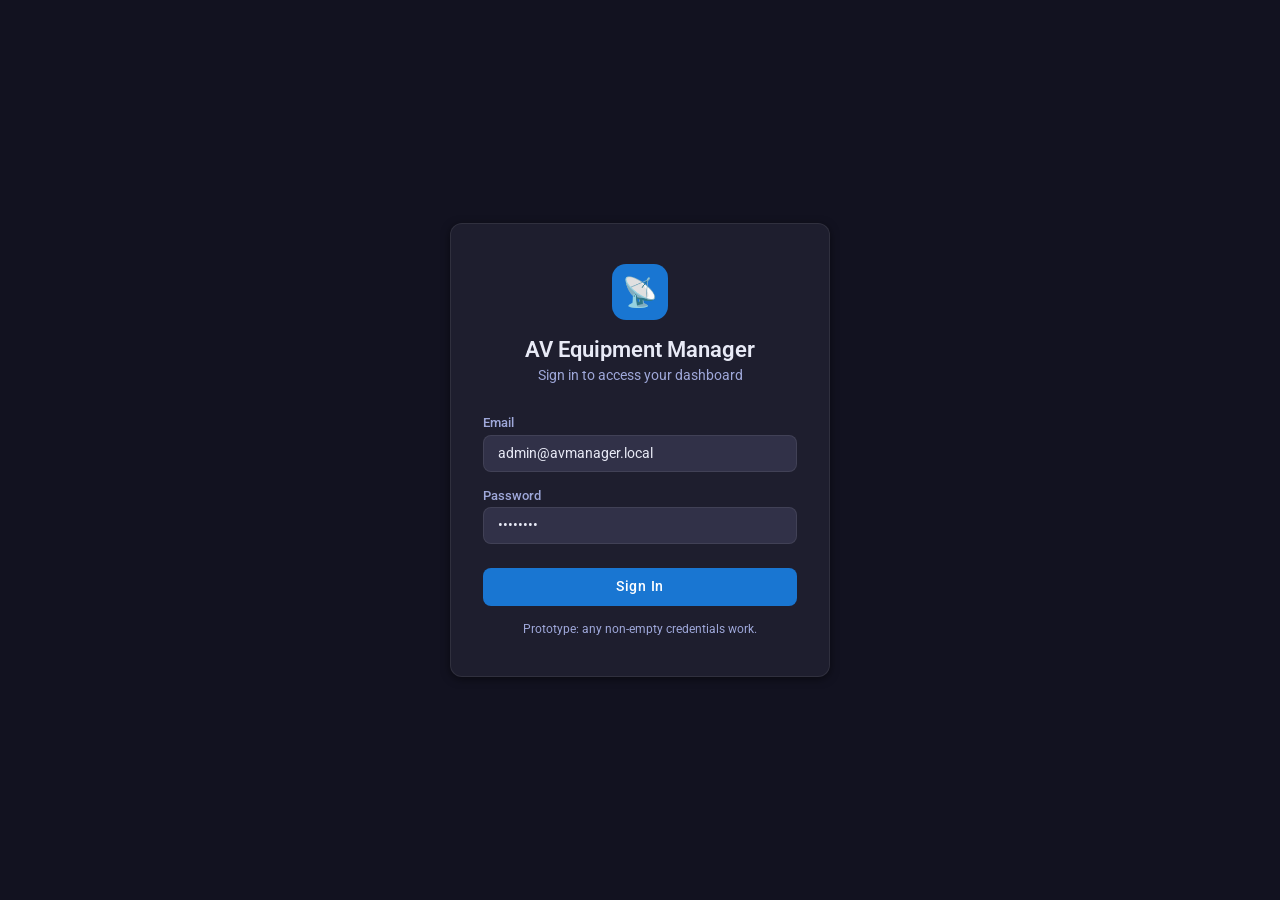
<file: prototype/index.html>
<!DOCTYPE html>
<html lang="en">
<head>
  <meta charset="UTF-8" />
  <meta name="viewport" content="width=device-width, initial-scale=1.0" />
  <title>AV Equipment Manager — Prototype</title>
  <link rel="preconnect" href="https://fonts.googleapis.com" />
  <link href="https://fonts.googleapis.com/css2?family=Roboto:wght@300;400;500;700&display=swap" rel="stylesheet" />
  <link rel="stylesheet" href="styles.css" />
</head>
<body>

<div id="app">

  <!-- ════════════════════════════════════════════════════════
       LOGIN / WELCOME SCREEN
       ════════════════════════════════════════════════════════ -->
  <div id="screen-login" class="screen active">
    <div class="login-card">
      <div class="login-header">
        <div class="login-logo">📡</div>
        <h1>AV Equipment Manager</h1>
        <p>Sign in to access your dashboard</p>
      </div>
      <form id="login-form" onsubmit="handleLogin(event)">
        <div class="form-group">
          <label for="login-email">Email</label>
          <input id="login-email" type="email" placeholder="admin@avmanager.local" value="admin@avmanager.local" autocomplete="username" />
        </div>
        <div class="form-group">
          <label for="login-pass">Password</label>
          <input id="login-pass" type="password" placeholder="••••••••" value="password" autocomplete="current-password" />
        </div>
        <button type="submit" class="btn-primary">Sign In</button>
      </form>
      <p class="login-hint">Prototype: any non-empty credentials work.</p>
    </div>
  </div>

  <!-- ════════════════════════════════════════════════════════
       SIDEBAR
       ════════════════════════════════════════════════════════ -->
  <nav id="sidebar" class="hidden">
    <div class="sidebar-logo">
      <div class="logo-icon">📡</div>
      <span>AV Equipment<br>Manager</span>
    </div>
    <ul class="nav-list">
      <li>
        <button class="nav-btn" data-screen="dashboard" onclick="navigate('dashboard')">
          <span class="nav-icon">📊</span> Dashboard
        </button>
      </li>
      <li>
        <button class="nav-btn" data-screen="chat" onclick="navigate('chat')">
          <span class="nav-icon">💬</span> Chatbot
        </button>
      </li>
      <li>
        <button class="nav-btn" data-screen="settings" onclick="navigate('settings')">
          <span class="nav-icon">⚙️</span> Settings
        </button>
      </li>
    </ul>
  </nav>

  <!-- ════════════════════════════════════════════════════════
       MAIN AREA
       ════════════════════════════════════════════════════════ -->
  <div id="main">

    <!-- Top bar -->
    <header id="topbar" class="hidden">
      <button id="menu-toggle" onclick="toggleSidebar()" aria-label="Toggle sidebar">☰</button>
      <span id="topbar-title"></span>
      <div class="topbar-avatar" title="Logged in" onclick="navigate('settings')">AU</div>
    </header>

    <!-- Screen area -->
    <main id="screen-area">

      <!-- ──────────────────────────────────────────────────
           DASHBOARD SCREEN
           ────────────────────────────────────────────────── -->
      <div id="screen-dashboard" class="screen">
        <h1 class="page-title">Dashboard</h1>

        <!-- Summary cards -->
        <div class="stat-grid">
          <div class="stat-card">
            <div class="stat-icon blue">📦</div>
            <div>
              <div class="stat-num" id="stat-total">—</div>
              <div class="stat-label">Total Equipment</div>
            </div>
          </div>
          <div class="stat-card">
            <div class="stat-icon green">✅</div>
            <div>
              <div class="stat-num" id="stat-active">—</div>
              <div class="stat-label">Active</div>
            </div>
          </div>
          <div class="stat-card">
            <div class="stat-icon orange">🔧</div>
            <div>
              <div class="stat-num" id="stat-maint">—</div>
              <div class="stat-label">Under Maintenance</div>
            </div>
          </div>
          <div class="stat-card">
            <div class="stat-icon red">📁</div>
            <div>
              <div class="stat-num" id="stat-retd">—</div>
              <div class="stat-label">Retired / Decomm.</div>
            </div>
          </div>
        </div>

        <!-- Equipment table card -->
        <div class="card">
          <div class="card-header">
            <span class="card-title">Equipment Inventory</span>
            <div class="search-box">
              <span>🔍</span>
              <input id="asset-search" type="search" placeholder="Search name or serial…"
                     oninput="handleSearch(this.value)" aria-label="Search assets" />
            </div>
          </div>

          <!-- Filter chips -->
          <div class="filter-row" role="group" aria-label="Filter by status">
            <button class="filter-chip active" data-filter="all"              onclick="setFilter('all')">All</button>
            <button class="filter-chip"        data-filter="Active"           onclick="setFilter('Active')">Active</button>
            <button class="filter-chip"        data-filter="UnderMaintenance" onclick="setFilter('UnderMaintenance')">Maintenance</button>
            <button class="filter-chip"        data-filter="Retired"          onclick="setFilter('Retired')">Retired</button>
            <button class="filter-chip"        data-filter="Decommissioned"   onclick="setFilter('Decommissioned')">Decommissioned</button>
          </div>

          <!-- Table -->
          <div style="overflow-x:auto">
            <table class="asset-table" aria-label="Equipment inventory">
              <thead>
                <tr>
                  <th>Name</th>
                  <th>Serial</th>
                  <th>Room</th>
                  <th>Installed</th>
                  <th>Remaining Life</th>
                  <th>Status</th>
                  <th>Actions</th>
                </tr>
              </thead>
              <tbody id="assets-tbody">
                <!-- Filled by renderDashboard() -->
              </tbody>
            </table>
          </div>
        </div>
      </div><!-- /screen-dashboard -->

      <!-- ──────────────────────────────────────────────────
           ASSET DETAIL SCREEN
           ────────────────────────────────────────────────── -->
      <div id="screen-detail" class="screen">
        <button class="back-btn" onclick="navigate('dashboard')">← Back to Dashboard</button>

        <div class="card">
          <div class="detail-header">
            <div>
              <div class="detail-title" id="detail-name">—</div>
              <div class="detail-serial" id="detail-serial">—</div>
            </div>
            <span id="detail-badge" class="badge">—</span>
          </div>

          <div class="detail-grid">
            <div class="detail-field">
              <label>Room</label>
              <div class="val" id="detail-room">—</div>
            </div>
            <div class="detail-field">
              <label>Date Installed</label>
              <div class="val" id="detail-installed">—</div>
            </div>
            <div class="detail-field">
              <label>Expected Life</label>
              <div class="val" id="detail-life">—</div>
            </div>
            <div class="detail-field">
              <label>Remaining Life</label>
              <div class="val" id="detail-remaining">—</div>
            </div>
          </div>

          <!-- Lifetime progress bar -->
          <div class="detail-field" style="margin-bottom:1.25rem">
            <label>Lifetime Usage</label>
            <div class="progress-bar-wrap" role="progressbar" aria-valuemin="0" aria-valuemax="100">
              <div id="detail-life-fill" class="progress-bar-fill fill-green" style="width:0%"></div>
            </div>
            <small id="detail-life-pct" style="color:var(--text-secondary);font-size:0.75rem;margin-top:0.3rem;display:block"></small>
          </div>

          <!-- Maintenance timeline -->
          <div class="detail-field">
            <label>Maintenance History</label>
            <div class="timeline" id="detail-timeline">
              <!-- Filled by renderDetail() -->
            </div>
          </div>

          <!-- Action buttons -->
          <div style="display:flex;gap:0.75rem;margin-top:1rem;flex-wrap:wrap">
            <button class="btn-primary" style="width:auto;padding:0.5rem 1.25rem"
                    onclick="showToast('Edit dialog — prototype only')">✏️ Edit Asset</button>
            <button style="background:rgba(244,67,54,0.12);color:var(--error);border:1px solid rgba(244,67,54,0.3);padding:0.5rem 1.25rem"
                    onclick="showToast('Delete — prototype only')">🗑️ Delete</button>
            <button style="background:var(--surface-3);color:var(--text);padding:0.5rem 1.25rem"
                    onclick="navigate('chat')">💬 Ask Chatbot</button>
          </div>
        </div>
      </div><!-- /screen-detail -->

      <!-- ──────────────────────────────────────────────────
           CHAT SCREEN
           ────────────────────────────────────────────────── -->
      <div id="screen-chat" class="screen">
        <h1 class="page-title">AV Equipment Chatbot</h1>

        <div class="chat-wrap card" style="padding:0">
          <!-- Messages -->
          <div id="chat-messages" class="chat-messages" style="padding:1rem">
            <!-- Filled dynamically -->
          </div>

          <!-- Quick-action chips -->
          <div class="quick-chips" style="padding:0.5rem 1rem" aria-label="Quick actions">
            <button class="quick-chip" onclick="sendQuickChip('Room 1')">Room 1</button>
            <button class="quick-chip" onclick="sendQuickChip('Room 2')">Room 2</button>
            <button class="quick-chip" onclick="sendQuickChip('Room 3')">Room 3</button>
            <button class="quick-chip" onclick="sendQuickChip('Active Equipment')">Active</button>
            <button class="quick-chip" onclick="sendQuickChip('Maintenance')">Maintenance</button>
            <button class="quick-chip" onclick="sendQuickChip('Retired')">Retired</button>
            <button class="quick-chip" onclick="sendQuickChip('Summary')">Summary</button>
          </div>

          <!-- Input row -->
          <div class="chat-input-row" style="padding:0.75rem 1rem">
            <input id="chat-input" type="text"
                   placeholder="Ask about your AV equipment…"
                   onkeydown="handleChatKey(event)"
                   aria-label="Chat message input" />
            <button class="btn-send" onclick="sendChatMessage()" aria-label="Send message">➤</button>
          </div>
        </div>
      </div><!-- /screen-chat -->

      <!-- ──────────────────────────────────────────────────
           SETTINGS SCREEN
           ────────────────────────────────────────────────── -->
      <div id="screen-settings" class="screen">
        <h1 class="page-title">Settings</h1>

        <div class="card">

          <!-- Profile -->
          <div class="settings-section">
            <h3>Profile</h3>
            <div class="setting-row">
              <div class="setting-info">
                <label for="set-name">Display Name</label>
              </div>
              <input id="set-name" type="text" style="max-width:220px" />
            </div>
            <div class="setting-row">
              <div class="setting-info">
                <label for="set-email">Email</label>
              </div>
              <input id="set-email" type="email" style="max-width:220px" />
            </div>
          </div>

          <!-- Preferences -->
          <div class="settings-section">
            <h3>Preferences</h3>
            <div class="setting-row">
              <div class="setting-info">
                <label>Dark Mode</label>
                <small>Use dark colour scheme (always on in this prototype)</small>
              </div>
              <label class="toggle">
                <input id="toggle-dark" type="checkbox" checked disabled />
                <span class="toggle-track"></span>
              </label>
            </div>
            <div class="setting-row">
              <div class="setting-info">
                <label>Email Notifications</label>
                <small>Notify when equipment nears end-of-life</small>
              </div>
              <label class="toggle">
                <input id="toggle-notif" type="checkbox" />
                <span class="toggle-track"></span>
              </label>
            </div>
            <div class="setting-row">
              <div class="setting-info">
                <label>Auto-Refresh Dashboard</label>
                <small>Refresh equipment list every 60 s</small>
              </div>
              <label class="toggle">
                <input id="toggle-refresh" type="checkbox" />
                <span class="toggle-track"></span>
              </label>
            </div>
            <div class="setting-row">
              <div class="setting-info">
                <label>Compact Table View</label>
                <small>Reduce row padding in the equipment table</small>
              </div>
              <label class="toggle">
                <input id="toggle-compact" type="checkbox" />
                <span class="toggle-track"></span>
              </label>
            </div>
            <div class="setting-row">
              <div class="setting-info">
                <label>Chatbot Sound Effects</label>
                <small>Play a chime when a bot message arrives</small>
              </div>
              <label class="toggle">
                <input id="toggle-sounds" type="checkbox" />
                <span class="toggle-track"></span>
              </label>
            </div>
          </div>

          <!-- Actions -->
          <div style="display:flex;gap:0.75rem;flex-wrap:wrap">
            <button class="btn-primary" style="width:auto;padding:0.5rem 1.25rem"
                    onclick="saveSettings()">💾 Save Settings</button>
            <button class="btn-logout" onclick="logout()">🚪 Sign Out</button>
          </div>

        </div>
      </div><!-- /screen-settings -->

    </main><!-- /screen-area -->
  </div><!-- /main -->
</div><!-- /app -->

<!-- Toast -->
<div id="toast" role="status" aria-live="polite"></div>

<script src="app.js"></script>
</body>
</html>
</file>
<file: prototype/styles.css>
/* ============================================================
   AV Equipment Manager — Prototype Styles
   Mirrors the MudBlazor Material Design palette used in the
   main Blazor application (Roboto, #1976d2 primary, dark theme).
   ============================================================ */

/* ── Reset & Base ─────────────────────────────────────────── */
*, *::before, *::after { box-sizing: border-box; margin: 0; padding: 0; }

:root {
  --primary:        #1976d2;
  --primary-dark:   #1565c0;
  --primary-text:   #ffffff;
  --surface:        #1e1e2e;
  --surface-2:      #2a2a3d;
  --surface-3:      #313148;
  --bg:             #121220;
  --text:           #e8eaf6;
  --text-secondary: #9fa8da;
  --success:        #4caf50;
  --warning:        #ff9800;
  --error:          #f44336;
  --border:         rgba(255,255,255,0.08);
  --shadow:         0 2px 8px rgba(0,0,0,0.5);
  --radius:         8px;
  --radius-lg:      12px;
  --transition:     0.18s ease;
}

html, body {
  font-family: 'Roboto', sans-serif;
  background: var(--bg);
  color: var(--text);
  height: 100%;
  overflow: hidden;
}

a { color: var(--primary); text-decoration: none; }
a:hover { text-decoration: underline; }

button {
  cursor: pointer;
  font-family: inherit;
  font-size: 0.875rem;
  font-weight: 500;
  letter-spacing: 0.05em;
  border: none;
  border-radius: var(--radius);
  padding: 0.5rem 1.25rem;
  transition: background var(--transition), opacity var(--transition);
}
button:disabled { opacity: 0.45; cursor: not-allowed; }

input, textarea, select {
  font-family: inherit;
  font-size: 0.9rem;
  color: var(--text);
  background: var(--surface-3);
  border: 1px solid var(--border);
  border-radius: var(--radius);
  padding: 0.55rem 0.85rem;
  width: 100%;
  outline: none;
  transition: border-color var(--transition);
}
input:focus, textarea:focus, select:focus {
  border-color: var(--primary);
}
input::placeholder, textarea::placeholder { color: var(--text-secondary); }

/* ── App Shell ────────────────────────────────────────────── */
#app {
  display: flex;
  height: 100vh;
  overflow: hidden;
}

/* ── Sidebar Nav ──────────────────────────────────────────── */
#sidebar {
  width: 220px;
  flex-shrink: 0;
  background: var(--surface);
  border-right: 1px solid var(--border);
  display: flex;
  flex-direction: column;
  transition: width var(--transition);
}
#sidebar.hidden { display: none; }

.sidebar-logo {
  display: flex;
  align-items: center;
  gap: 0.6rem;
  padding: 1.1rem 1rem;
  border-bottom: 1px solid var(--border);
}
.sidebar-logo .logo-icon {
  width: 32px; height: 32px;
  background: var(--primary);
  border-radius: 6px;
  display: flex; align-items: center; justify-content: center;
  font-size: 1rem;
}
.sidebar-logo span {
  font-size: 0.85rem;
  font-weight: 600;
  color: var(--text);
  line-height: 1.2;
}

.nav-list {
  list-style: none;
  padding: 0.5rem 0;
  flex: 1;
}
.nav-list li { margin: 2px 0.5rem; }
.nav-btn {
  display: flex;
  align-items: center;
  gap: 0.7rem;
  width: 100%;
  padding: 0.55rem 0.8rem;
  border-radius: var(--radius);
  background: transparent;
  color: var(--text-secondary);
  font-size: 0.875rem;
  font-weight: 400;
  letter-spacing: 0;
  text-align: left;
  transition: background var(--transition), color var(--transition);
}
.nav-btn .nav-icon { font-size: 1.1rem; }
.nav-btn:hover { background: var(--surface-2); color: var(--text); }
.nav-btn.active  { background: rgba(25,118,210,0.18); color: var(--primary); font-weight: 500; }

/* ── Main Content ─────────────────────────────────────────── */
#main {
  flex: 1;
  display: flex;
  flex-direction: column;
  overflow: hidden;
}

/* ── Top Bar ──────────────────────────────────────────────── */
#topbar {
  display: flex;
  align-items: center;
  gap: 0.75rem;
  padding: 0 1.25rem;
  height: 56px;
  background: var(--surface);
  border-bottom: 1px solid var(--border);
  flex-shrink: 0;
}
#topbar.hidden { display: none; }
#menu-toggle {
  background: none;
  padding: 0.3rem 0.5rem;
  font-size: 1.2rem;
  color: var(--text-secondary);
  display: none;
}
#topbar-title {
  flex: 1;
  font-size: 1.05rem;
  font-weight: 500;
}
.topbar-avatar {
  width: 34px; height: 34px;
  border-radius: 50%;
  background: var(--primary);
  display: flex; align-items: center; justify-content: center;
  font-size: 0.8rem;
  font-weight: 700;
  color: #fff;
  cursor: pointer;
}

/* ── Screen Container ─────────────────────────────────────── */
#screen-area {
  flex: 1;
  overflow-y: auto;
  padding: 1.5rem;
}

/* ── Screens ──────────────────────────────────────────────── */
.screen { display: none; }
.screen.active { display: block; }

/* ── Login Screen ─────────────────────────────────────────── */
#screen-login {
  position: fixed;
  inset: 0;
  align-items: center;
  justify-content: center;
  background: var(--bg);
  z-index: 100;
}
#screen-login.active { display: flex; }

.login-card {
  background: var(--surface);
  border: 1px solid var(--border);
  border-radius: var(--radius-lg);
  padding: 2.5rem 2rem;
  width: 100%;
  max-width: 380px;
  box-shadow: var(--shadow);
}
.login-header {
  text-align: center;
  margin-bottom: 2rem;
}
.login-logo {
  width: 56px; height: 56px;
  background: var(--primary);
  border-radius: 14px;
  display: flex; align-items: center; justify-content: center;
  font-size: 1.8rem;
  margin: 0 auto 1rem;
}
.login-header h1 { font-size: 1.4rem; font-weight: 600; margin-bottom: 0.3rem; }
.login-header p  { font-size: 0.85rem; color: var(--text-secondary); }

.form-group { margin-bottom: 1rem; }
.form-group label {
  display: block;
  font-size: 0.8rem;
  color: var(--text-secondary);
  margin-bottom: 0.3rem;
  font-weight: 500;
}

.btn-primary {
  background: var(--primary);
  color: #fff;
  width: 100%;
  padding: 0.65rem;
  font-size: 0.9rem;
  margin-top: 0.5rem;
}
.btn-primary:hover:not(:disabled) { background: var(--primary-dark); }

.login-hint {
  font-size: 0.75rem;
  color: var(--text-secondary);
  text-align: center;
  margin-top: 1rem;
}

/* ── Dashboard ────────────────────────────────────────────── */
.page-title {
  font-size: 1.4rem;
  font-weight: 600;
  margin-bottom: 1.25rem;
}

.stat-grid {
  display: grid;
  grid-template-columns: repeat(auto-fit, minmax(160px, 1fr));
  gap: 1rem;
  margin-bottom: 1.5rem;
}
.stat-card {
  background: var(--surface);
  border: 1px solid var(--border);
  border-radius: var(--radius);
  padding: 1rem 1.1rem;
  display: flex;
  align-items: center;
  gap: 0.9rem;
  box-shadow: var(--shadow);
}
.stat-icon {
  font-size: 1.8rem;
  width: 44px; height: 44px;
  border-radius: 10px;
  display: flex; align-items: center; justify-content: center;
  flex-shrink: 0;
}
.stat-icon.blue   { background: rgba(25,118,210,0.15); color: var(--primary); }
.stat-icon.green  { background: rgba(76,175,80,0.15);  color: var(--success); }
.stat-icon.orange { background: rgba(255,152,0,0.15);  color: var(--warning); }
.stat-icon.red    { background: rgba(244,67,54,0.15);  color: var(--error);   }

.stat-num  { font-size: 1.55rem; font-weight: 700; line-height: 1; }
.stat-label{ font-size: 0.75rem; color: var(--text-secondary); margin-top: 2px; }

/* ── Table / Asset List ───────────────────────────────────── */
.card {
  background: var(--surface);
  border: 1px solid var(--border);
  border-radius: var(--radius);
  padding: 1rem;
  box-shadow: var(--shadow);
  margin-bottom: 1.25rem;
}
.card-header {
  display: flex;
  align-items: center;
  justify-content: space-between;
  margin-bottom: 0.85rem;
  gap: 0.75rem;
  flex-wrap: wrap;
}
.card-title { font-size: 1rem; font-weight: 600; }

.search-box {
  display: flex;
  align-items: center;
  background: var(--surface-3);
  border: 1px solid var(--border);
  border-radius: var(--radius);
  overflow: hidden;
  max-width: 260px;
  width: 100%;
}
.search-box span { padding: 0 0.6rem; color: var(--text-secondary); font-size: 1rem; }
.search-box input {
  border: none; background: transparent;
  padding: 0.45rem 0.5rem 0.45rem 0;
  font-size: 0.85rem;
}

.filter-row {
  display: flex;
  gap: 0.5rem;
  margin-bottom: 0.85rem;
  flex-wrap: wrap;
}
.filter-chip {
  padding: 0.3rem 0.75rem;
  border-radius: 20px;
  font-size: 0.78rem;
  border: 1px solid var(--border);
  background: var(--surface-2);
  color: var(--text-secondary);
  transition: all var(--transition);
}
.filter-chip:hover  { border-color: var(--primary); color: var(--primary); }
.filter-chip.active { background: var(--primary); color: #fff; border-color: var(--primary); }

.asset-table { width: 100%; border-collapse: collapse; font-size: 0.85rem; }
.asset-table th {
  text-align: left;
  padding: 0.55rem 0.7rem;
  color: var(--text-secondary);
  font-weight: 500;
  border-bottom: 1px solid var(--border);
  white-space: nowrap;
}
.asset-table td {
  padding: 0.6rem 0.7rem;
  border-bottom: 1px solid var(--border);
  vertical-align: middle;
}
.asset-table tr:last-child td { border-bottom: none; }
.asset-table tbody tr:hover { background: var(--surface-2); cursor: pointer; }
.asset-table tbody tr.selected { background: rgba(25,118,210,0.1); }

.badge {
  display: inline-block;
  padding: 0.2rem 0.55rem;
  border-radius: 20px;
  font-size: 0.75rem;
  font-weight: 500;
}
.badge-active  { background: rgba(76,175,80,0.15);  color: var(--success); }
.badge-maint   { background: rgba(255,152,0,0.15);  color: var(--warning); }
.badge-retired { background: rgba(244,67,54,0.15);  color: var(--error);   }
.badge-decomm  { background: rgba(158,158,158,0.15);color: #9e9e9e;       }

.btn-icon {
  background: transparent;
  padding: 0.3rem 0.4rem;
  font-size: 1rem;
  color: var(--text-secondary);
  border-radius: 6px;
}
.btn-icon:hover { background: var(--surface-3); color: var(--text); }
.btn-icon.edit:hover  { color: var(--primary); }
.btn-icon.delete:hover{ color: var(--error); }

/* ── Asset Detail ─────────────────────────────────────────── */
.back-btn {
  display: inline-flex;
  align-items: center;
  gap: 0.4rem;
  background: transparent;
  color: var(--text-secondary);
  padding: 0.35rem 0.6rem;
  border-radius: var(--radius);
  font-size: 0.85rem;
  margin-bottom: 1rem;
}
.back-btn:hover { background: var(--surface-2); color: var(--text); }

.detail-header {
  display: flex;
  align-items: flex-start;
  justify-content: space-between;
  gap: 1rem;
  margin-bottom: 1.25rem;
  flex-wrap: wrap;
}
.detail-title { font-size: 1.3rem; font-weight: 600; }
.detail-serial { font-size: 0.85rem; color: var(--text-secondary); margin-top: 0.2rem; }

.detail-grid {
  display: grid;
  grid-template-columns: repeat(auto-fit, minmax(200px, 1fr));
  gap: 1rem;
  margin-bottom: 1.25rem;
}
.detail-field label {
  display: block;
  font-size: 0.75rem;
  color: var(--text-secondary);
  font-weight: 500;
  margin-bottom: 0.25rem;
  text-transform: uppercase;
  letter-spacing: 0.05em;
}
.detail-field .val { font-size: 0.95rem; }

.progress-bar-wrap {
  background: var(--surface-3);
  border-radius: 4px;
  height: 8px;
  overflow: hidden;
  margin-top: 0.3rem;
}
.progress-bar-fill {
  height: 100%;
  border-radius: 4px;
  transition: width 0.4s ease;
}
.fill-green  { background: var(--success); }
.fill-orange { background: var(--warning); }
.fill-red    { background: var(--error);   }

.timeline { margin-top: 0.5rem; }
.timeline-item {
  display: flex;
  gap: 0.75rem;
  margin-bottom: 0.85rem;
  align-items: flex-start;
}
.tl-dot {
  width: 10px; height: 10px;
  border-radius: 50%;
  background: var(--primary);
  margin-top: 5px;
  flex-shrink: 0;
}
.tl-date  { font-size: 0.75rem; color: var(--text-secondary); }
.tl-event { font-size: 0.85rem; }

/* ── Chat Screen ──────────────────────────────────────────── */
.chat-wrap {
  display: flex;
  flex-direction: column;
  height: calc(100vh - 56px - 3rem);
  min-height: 400px;
}
.chat-messages {
  flex: 1;
  overflow-y: auto;
  padding: 0.5rem 0;
  display: flex;
  flex-direction: column;
  gap: 0.75rem;
}
.msg-row { display: flex; }
.msg-row.user { justify-content: flex-end; }
.msg-row.bot  { justify-content: flex-start; }

.msg-bubble {
  max-width: 72%;
  padding: 0.65rem 0.9rem;
  border-radius: 12px;
  font-size: 0.875rem;
  line-height: 1.55;
  white-space: pre-wrap;
  word-break: break-word;
}
.msg-bubble.user {
  background: var(--primary);
  color: #fff;
  border-bottom-right-radius: 3px;
}
.msg-bubble.bot {
  background: var(--surface);
  border: 1px solid var(--border);
  border-bottom-left-radius: 3px;
}
.msg-time {
  font-size: 0.7rem;
  color: var(--text-secondary);
  margin-top: 0.2rem;
  text-align: right;
}
.msg-row.bot .msg-time { text-align: left; }

.typing-indicator {
  display: flex;
  align-items: center;
  gap: 5px;
  padding: 0.6rem 0.9rem;
  background: var(--surface);
  border: 1px solid var(--border);
  border-radius: 12px;
  border-bottom-left-radius: 3px;
  width: fit-content;
}
.dot {
  width: 7px; height: 7px;
  border-radius: 50%;
  background: var(--text-secondary);
  animation: bounce 1.2s infinite;
}
.dot:nth-child(2) { animation-delay: 0.2s; }
.dot:nth-child(3) { animation-delay: 0.4s; }
@keyframes bounce {
  0%, 80%, 100% { transform: translateY(0); }
  40%           { transform: translateY(-6px); }
}

.quick-chips {
  padding: 0.5rem 0;
  border-top: 1px solid var(--border);
  display: flex;
  flex-wrap: wrap;
  gap: 0.4rem;
}
.quick-chip {
  padding: 0.28rem 0.7rem;
  border-radius: 20px;
  border: 1px solid var(--primary);
  background: transparent;
  color: var(--primary);
  font-size: 0.78rem;
  transition: background var(--transition), color var(--transition);
}
.quick-chip:hover { background: var(--primary); color: #fff; }

.chat-input-row {
  display: flex;
  gap: 0.6rem;
  padding-top: 0.6rem;
  border-top: 1px solid var(--border);
}
.chat-input-row input {
  flex: 1;
  border-radius: 24px;
  padding: 0.55rem 1rem;
}
.btn-send {
  background: var(--primary);
  color: #fff;
  padding: 0.55rem 1rem;
  border-radius: 24px;
  font-size: 1rem;
  flex-shrink: 0;
}
.btn-send:hover:not(:disabled) { background: var(--primary-dark); }

/* ── Settings Screen ──────────────────────────────────────── */
.settings-section { margin-bottom: 1.5rem; }
.settings-section h3 {
  font-size: 0.85rem;
  font-weight: 600;
  color: var(--text-secondary);
  text-transform: uppercase;
  letter-spacing: 0.08em;
  margin-bottom: 0.75rem;
}
.setting-row {
  display: flex;
  align-items: center;
  justify-content: space-between;
  padding: 0.85rem 0;
  border-bottom: 1px solid var(--border);
  gap: 1rem;
}
.setting-row:last-child { border-bottom: none; }
.setting-info label {
  font-size: 0.9rem;
  font-weight: 500;
  display: block;
}
.setting-info small { font-size: 0.78rem; color: var(--text-secondary); }

/* Toggle switch */
.toggle {
  position: relative;
  width: 40px;
  height: 22px;
  flex-shrink: 0;
}
.toggle input { opacity: 0; width: 0; height: 0; }
.toggle-track {
  position: absolute;
  inset: 0;
  background: var(--surface-3);
  border-radius: 22px;
  cursor: pointer;
  transition: background 0.2s;
  border: 1px solid var(--border);
}
.toggle input:checked + .toggle-track { background: var(--primary); border-color: var(--primary); }
.toggle-track::after {
  content: '';
  position: absolute;
  width: 16px; height: 16px;
  border-radius: 50%;
  background: #fff;
  top: 2px; left: 2px;
  transition: transform 0.2s;
  box-shadow: 0 1px 3px rgba(0,0,0,0.3);
}
.toggle input:checked + .toggle-track::after { transform: translateX(18px); }

.btn-logout {
  background: rgba(244,67,54,0.12);
  color: var(--error);
  border: 1px solid rgba(244,67,54,0.3);
  padding: 0.55rem 1.25rem;
}
.btn-logout:hover { background: rgba(244,67,54,0.22); }

/* ── Toast notification ───────────────────────────────────── */
#toast {
  position: fixed;
  bottom: 1.5rem;
  left: 50%;
  transform: translateX(-50%) translateY(80px);
  background: var(--surface-2);
  border: 1px solid var(--border);
  border-radius: var(--radius);
  padding: 0.65rem 1.25rem;
  font-size: 0.875rem;
  box-shadow: var(--shadow);
  transition: transform 0.3s ease, opacity 0.3s ease;
  opacity: 0;
  pointer-events: none;
  z-index: 9999;
  white-space: nowrap;
}
#toast.show { transform: translateX(-50%) translateY(0); opacity: 1; }

/* ── Responsive ───────────────────────────────────────────── */
@media (max-width: 680px) {
  #sidebar { display: none; position: fixed; top: 0; left: 0; height: 100%; z-index: 200; width: 200px; }
  #sidebar.mobile-open { display: flex; }
  #menu-toggle { display: block; }

  .stat-grid { grid-template-columns: 1fr 1fr; }
  .asset-table th:nth-child(4),
  .asset-table td:nth-child(4),
  .asset-table th:nth-child(5),
  .asset-table td:nth-child(5) { display: none; }

  .msg-bubble { max-width: 88%; }
  .detail-grid { grid-template-columns: 1fr; }
  .login-card { margin: 1rem; padding: 1.75rem 1.25rem; }
}

/* ── Scrollbar ────────────────────────────────────────────── */
::-webkit-scrollbar { width: 5px; height: 5px; }
::-webkit-scrollbar-track { background: transparent; }
::-webkit-scrollbar-thumb { background: var(--surface-3); border-radius: 3px; }
::-webkit-scrollbar-thumb:hover { background: #555; }
</file>
